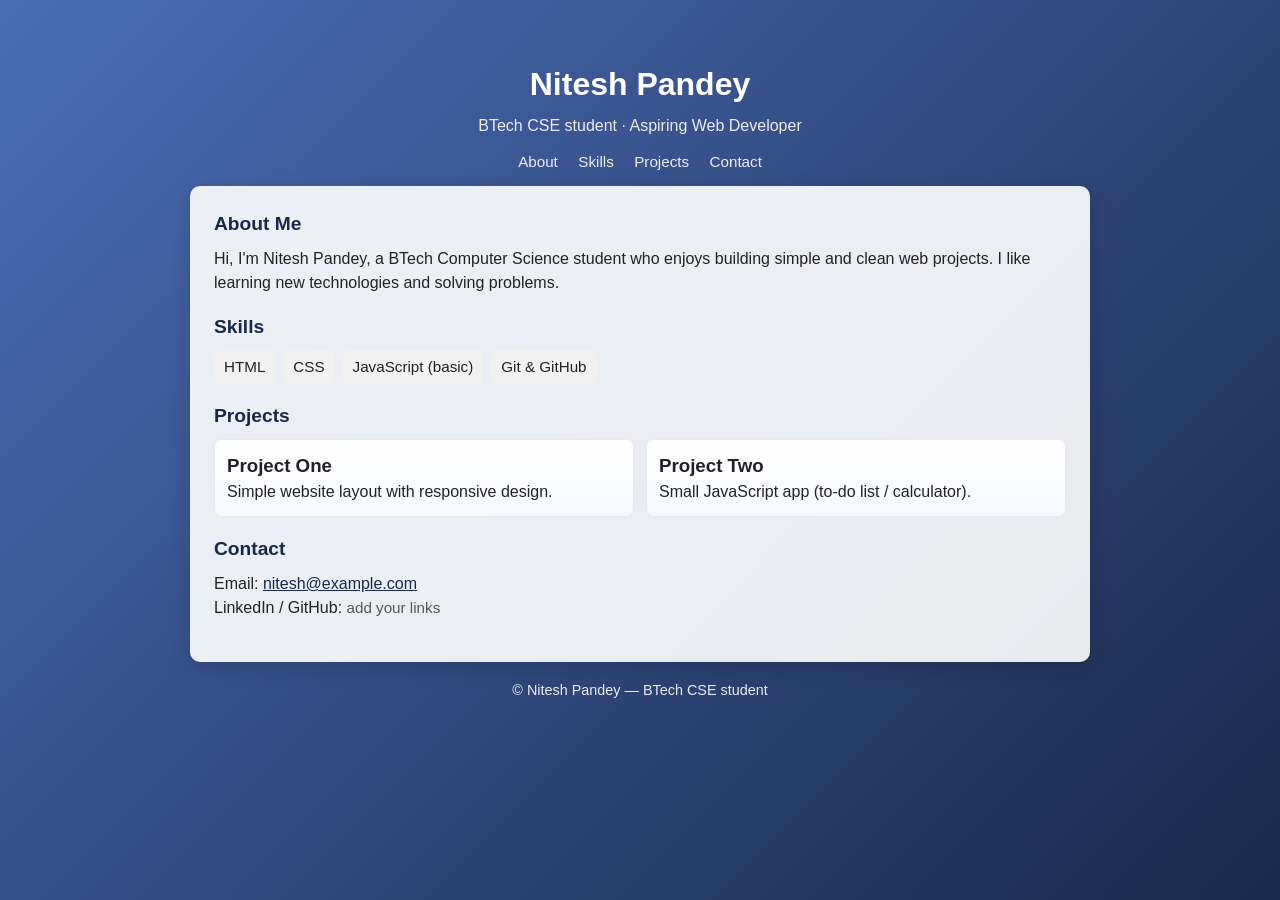
<file: assesment-4/index.html>
<!doctype html>
<html lang="en">
<head>
	<meta charset="utf-8" />
	<meta name="viewport" content="width=device-width,initial-scale=1" />
	<title>Nitesh Pandey | Portfolio</title>
	<link rel="stylesheet" href="ccc.css" />
</head>
<body>
	<header class="hero">
		<div class="container">
			<h1>Nitesh Pandey</h1>
			<p class="subtitle">BTech CSE student · Aspiring Web Developer</p>
			<nav class="nav">
				<a href="#about">About</a>
				<a href="#skills">Skills</a>
				<a href="#projects">Projects</a>
				<a href="#contact">Contact</a>
			</nav>
		</div>
	</header>

	<main class="container main-card">
		<section id="about">
			<h2>About Me</h2>
			<p>Hi, I'm Nitesh Pandey, a BTech Computer Science student who enjoys building simple and clean web projects. I like learning new technologies and solving problems.</p>
		</section>

		<section id="skills">
			<h2>Skills</h2>
			<ul class="skills-list">
				<li>HTML</li>
				<li>CSS</li>
				<li>JavaScript (basic)</li>
				<li>Git & GitHub</li>
			</ul>
		</section>

		<section id="projects">
			<h2>Projects</h2>
			<div class="projects">
				<article class="project-card">
					<h3>Project One</h3>
					<p>Simple website layout with responsive design.</p>
				</article>
				<article class="project-card">
					<h3>Project Two</h3>
					<p>Small JavaScript app (to-do list / calculator).</p>
				</article>
			</div>
		</section>

		<section id="contact">
			<h2>Contact</h2>
			<p>Email: <a href="mailto:nitesh@example.com">nitesh@example.com</a></p>
			<p>LinkedIn / GitHub: <span class="muted">add your links</span></p>
		</section>
	</main>

	<footer class="footer">
		<div class="container">
			<p>© Nitesh Pandey — BTech CSE student</p>
		</div>
	</footer>
</body>
</html>
</file>
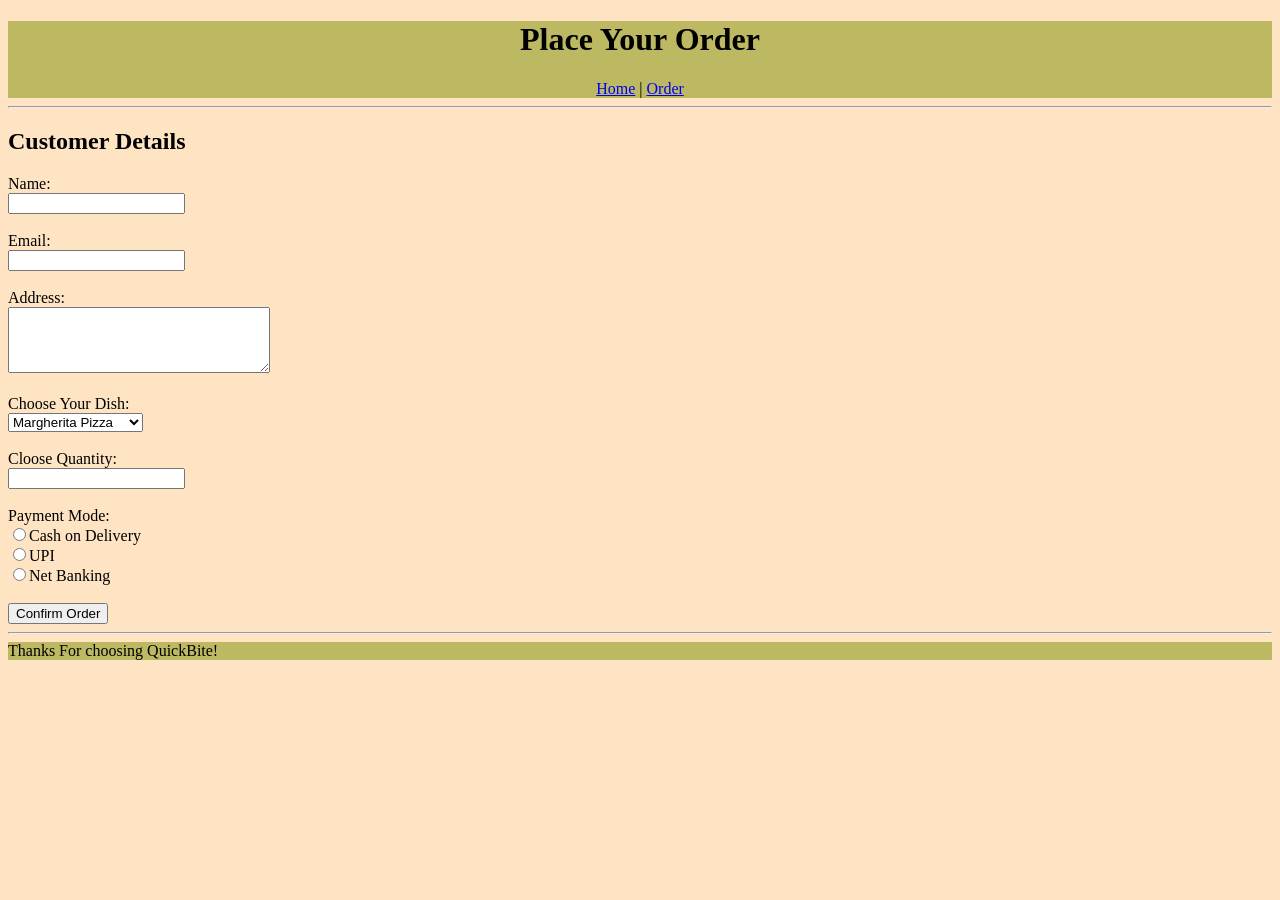
<file: assesment 2/order.html>
<!DOCTYPE html>
<html lang="en">
<head>
    <meta charset="UTF-8">
    <meta name="viewport" content="width=device-width, initial-scale=1.0">
    <title>Order</title>
    <style>
        html{
            background-color: bisque;
        }
        header{
            background-color: rgb(188, 185, 98);
            text-align: center;

        }
        footer{
            background-color: rgb(188, 185, 98);
        }
    </style>
</head>
<body>
    <header>
        <h1>Place Your Order</h1>
        <a href="main.html">Home</a> | <a href="order.html">Order</a>
    </header>
    <hr>
    <h2>Customer Details</h2>
    <label>Name:<br><input type="text" id="name" name="name"></label><br><br>
    <label>Email:<br><input type="email" id="email" name="name"></label><br><br>
    <label>Address:<br><textarea rows="4" cols="30"></textarea></label><br><br>
    <label>Choose Your Dish:<br></label>
    <select>
        <option>Margherita Pizza</option>
        <option>Cheese Burger</option>
        <option>Hyderabadi Biryani</option>
    </select>
    <br><br>
    <label>Cloose Quantity:<br><input type="number" id="Quantity" name="Quantity"></label>
    <br><br>
    <label>Payment Mode:<br>
        <input type="radio">Cash on Delivery<br>
        <input type="radio">UPI<br>
        <input type="radio">Net Banking<br>
    </label>
    <br>
    <button type="submit">Confirm Order</button><br>
    <hr>
    <footer>
        Thanks For choosing QuickBite!
    </footer>
</body>
</html>
</file>
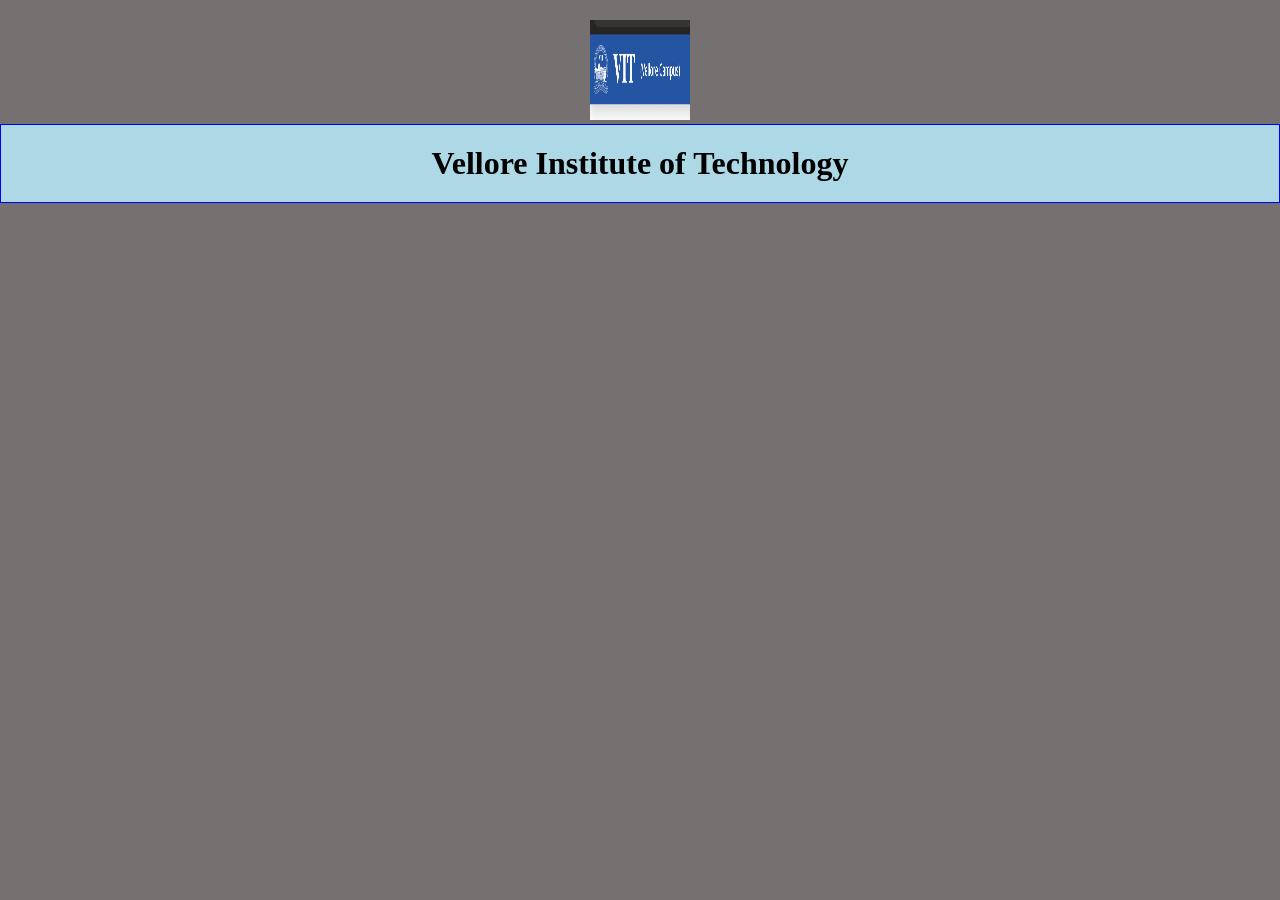
<file: Assesment-3/table.html>
<!DOCTYPE html>
<html lang="en">
<head>
    <meta charset="UTF-8">
    <meta name="viewport" content="width=device-width, initial-scale=1.0">
    <title>Document</title>
    <link rel="stylesheet" href="table.css">
</head>
<body>
    <div class="logo">
        <img src="vitlogo.png" alt="VIT Logo" width="100" height="100">
    </div>
    <h1> Vellore Institute of Technology</h1>
</body>
</html>
</file>
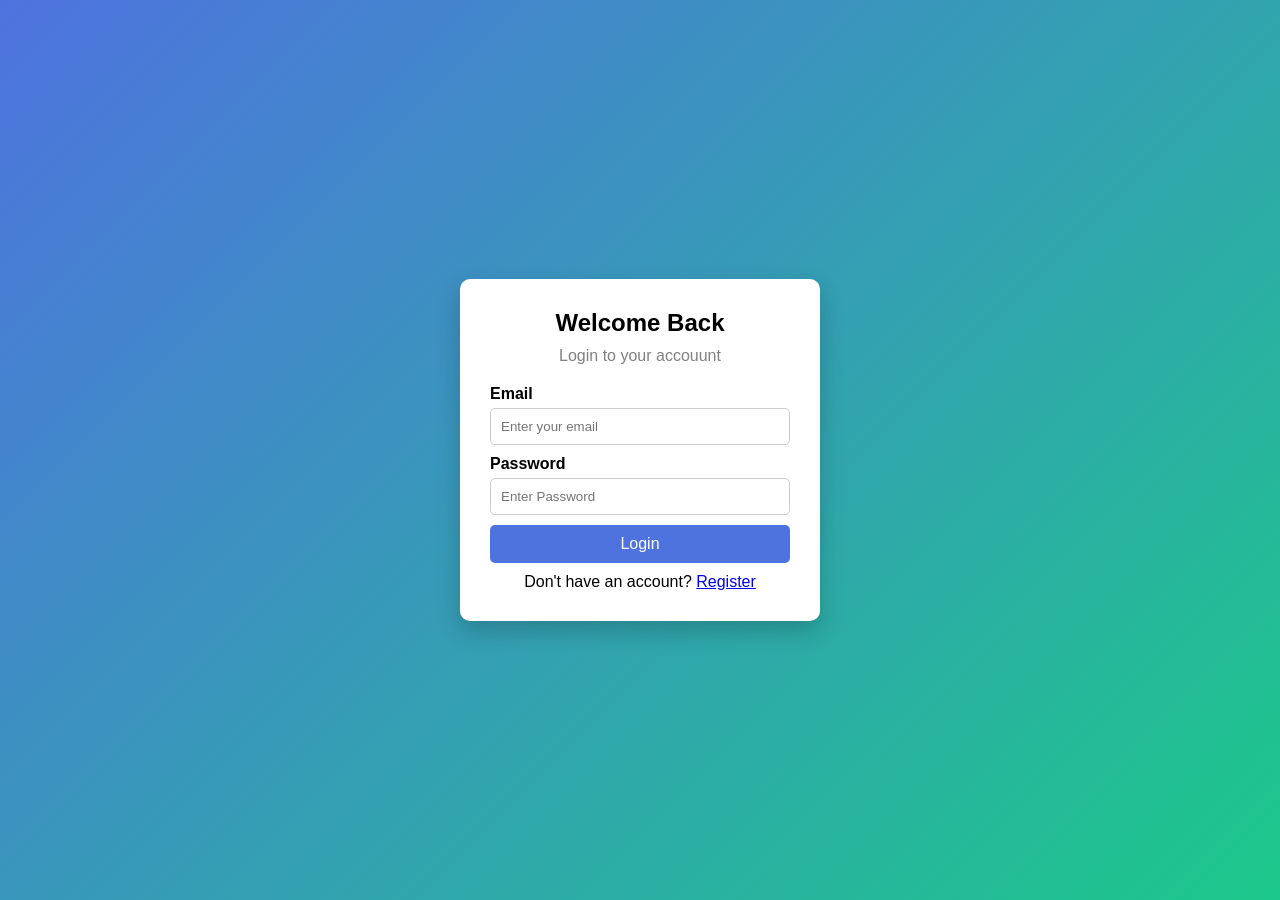
<file: PracticeProblem1/main.html>
<!DOCTYPE html>
<html>
    <head>
        <title>Student Information </title>
        <link rel="stylesheet" href="style.css">

    </head>
    <body> 
        <div class="container">
            <div class="login-card">
                <h2>Welcome Back</h2>
                <p class="subtitle">Login to your accouunt</p>  
                <form id="loginform">
                    <div class="input">
                        <label> Email</label>
                        <input type="email" id="email" placeholder="Enter your email">
                        <small class="error"></small>
                    </div>

                    <div class="input">
                        <label>Password</label>
                        <input type="text" id="password" placeholder="Enter Password">
                        <small class="error"></small>
                        
                    </div>
                    <button type="submit">Login</button>

                </form>
                <p class="register-link">
                Don't have an account? <a href="#">Register</a>
            </p>
            </div>
        </div>
        <script src="script.js"></script>

    </body>

</html>
</file>
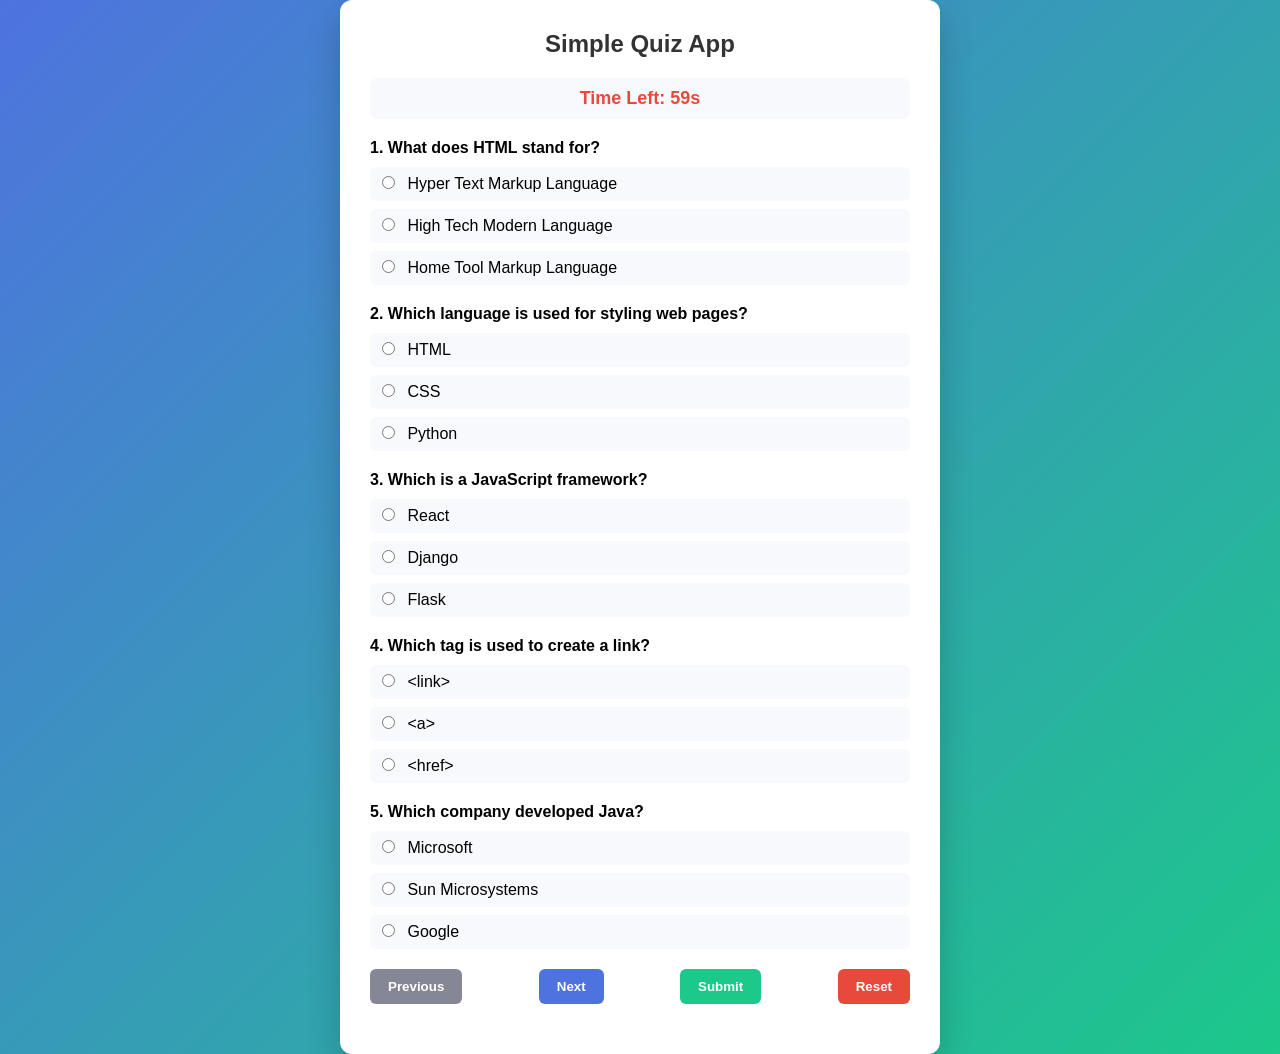
<file: quiz_ass-4/quizmain.html>
<!DOCTYPE html>
<html>
<head>
    <title>Quiz App with Timer</title>
    <link rel="stylesheet" href="quizstyles.css">
</head>
<body>

<div class="quizBox">

    <h2>Simple Quiz App</h2>

    <div class="timerBox">
        Time Left: <span id="timeRemainingDisplay">60</span>s
    </div>

    <form id="quizForm">

        <div class="singleQuestion" data-question="0">
            <p>1. What does HTML stand for?</p>
            <label><input type="radio" name="question0" value="a"> Hyper Text Markup Language</label>
            <label><input type="radio" name="question0" value="b"> High Tech Modern Language</label>
            <label><input type="radio" name="question0" value="c"> Home Tool Markup Language</label>
        </div>

        <div class="singleQuestion" data-question="1">
            <p>2. Which language is used for styling web pages?</p>
            <label><input type="radio" name="question1" value="a"> HTML</label>
            <label><input type="radio" name="question1" value="b"> CSS</label>
            <label><input type="radio" name="question1" value="c"> Python</label>
        </div>

        <div class="singleQuestion" data-question="2">
            <p>3. Which is a JavaScript framework?</p>
            <label><input type="radio" name="question2" value="a"> React</label>
            <label><input type="radio" name="question2" value="b"> Django</label>
            <label><input type="radio" name="question2" value="c"> Flask</label>
        </div>

        <div class="singleQuestion" data-question="3">
            <p>4. Which tag is used to create a link?</p>
            <label><input type="radio" name="question3" value="a"> &lt;link&gt;</label>
            <label><input type="radio" name="question3" value="b"> &lt;a&gt;</label>
            <label><input type="radio" name="question3" value="c"> &lt;href&gt;</label>
        </div>

        <div class="singleQuestion" data-question="4">
            <p>5. Which company developed Java?</p>
            <label><input type="radio" name="question4" value="a"> Microsoft</label>
            <label><input type="radio" name="question4" value="b"> Sun Microsystems</label>
            <label><input type="radio" name="question4" value="c"> Google</label>
        </div>

        <div class="buttonSection">
            <button type="button" id="previousQuestionButton">Previous</button>
            <button type="button" id="nextQuestionButton">Next</button>
            <button type="button" id="submitQuizButton">Submit</button>
            <button type="button" id="resetQuizButton">Reset</button>
        </div>

    </form>

    <div id="finalScoreDisplay"></div>

</div>

<script src="quizscript.js"></script>
</body>
</html>
</file>
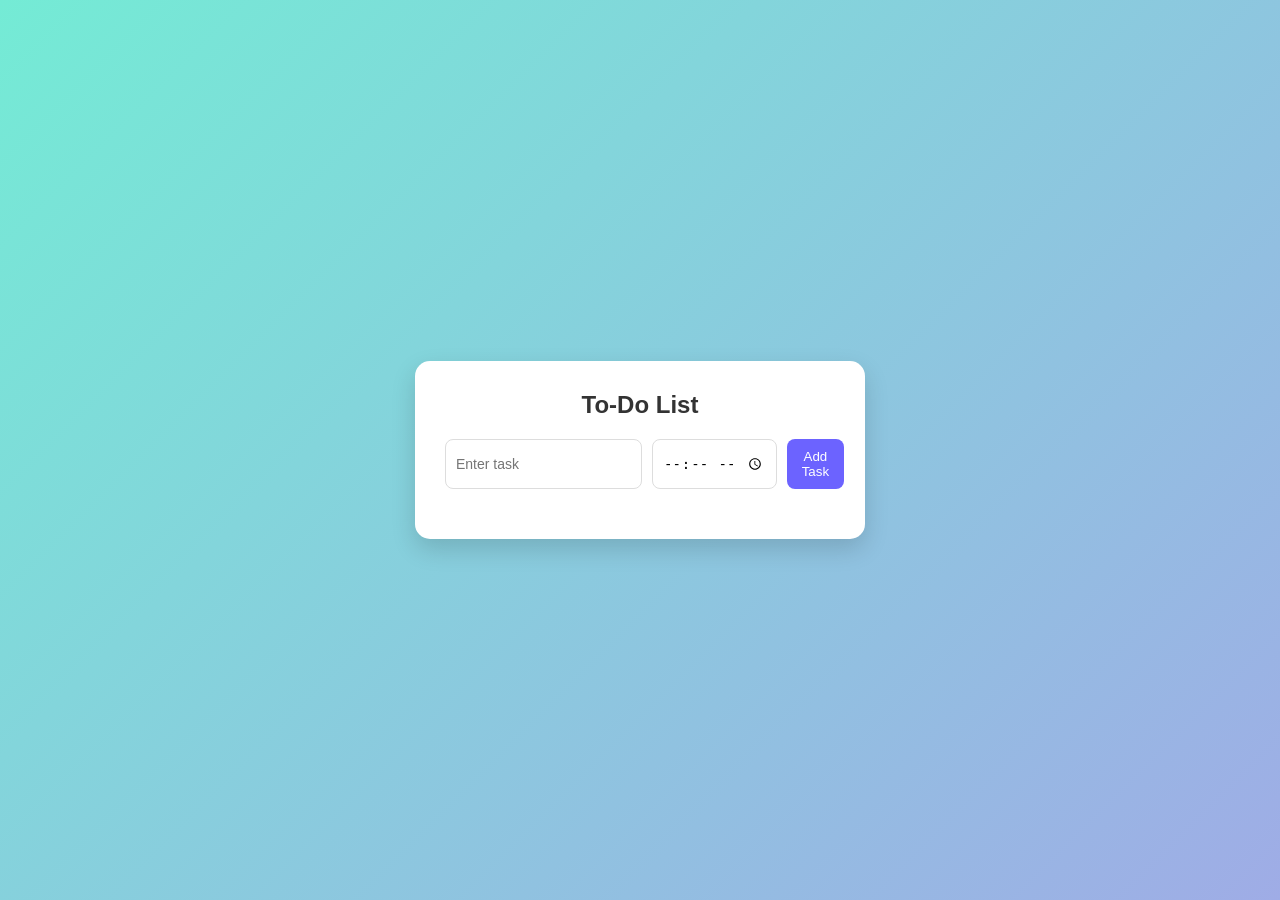
<file: ToDO ass-5/todo.html>
<!DOCTYPE html>
<html lang="en">
<head>
    <meta charset="UTF-8">
    <meta name="viewport" content="width=device-width, initial-scale=1.0">
    <title>Friendly To-Do List with Timer</title>
    <link rel="stylesheet" href="styles.css">
</head>
<body>
    <div class="container">
        <h2>To-Do List </h2>
        <div class="input-section">
            <input type="text" id="taskNameInput" placeholder="Enter task">
            <input type="time" id="taskDueTimeInput">
            <button id="addTaskButton">Add Task</button>
        </div>
        <ul id="taskListContainer"></ul>
    </div>
    <script src="app.js"></script>
</body>
</html>
</file>
<file: assesment-4/ccc.css>
:root{
  --card-bg: rgba(255,255,255,0.9);
  --accent: #4b6cb7;
  --accent2: #182848;
  --muted: #555;
  --radius: 10px;
  --max-width: 900px;
  --gap: 18px;
  font-family: Arial, sans-serif;
}

*{box-sizing:border-box;margin:0;padding:0;}

body{
  min-height:100vh;
  
  background: linear-gradient(135deg, var(--accent) 0%, var(--accent2) 100%);
  color:#222;
  line-height:1.5;
  display:flex;
  flex-direction:column;
  align-items:center;
  padding:24px;
}

.container{
  width:100%;
  max-width:var(--max-width);
  margin:0 auto;
}

.hero{
  color:white;
  text-align:center;
  padding:36px 16px;
}
.hero h1{
  font-size:2rem;
  margin-bottom:6px;
}
.subtitle{
  opacity:0.9;
  margin-bottom:12px;
}
.nav a{
  color:rgba(255,255,255,0.9);
  text-decoration:none;
  margin:0 8px;
  font-size:0.95rem;
}

.main-card{
  background:var(--card-bg);
  margin-top:-24px;
  padding:24px;
  border-radius:var(--radius);
  box-shadow:0 6px 20px rgba(0,0,0,0.15);
}

main section{margin-bottom:var(--gap);}
main h2{font-size:1.2rem;margin-bottom:8px;color:var(--accent2);}

.skills-list{list-style:none;display:flex;flex-wrap:wrap;gap:8px;}
.skills-list li{
  background:#f1f1f1;
  padding:6px 10px;
  border-radius:6px;
  font-size:0.95rem;
}

.projects{display:flex;gap:12px;flex-wrap:wrap;}
.project-card{
  background:linear-gradient(180deg,#fff,#f7f9ff);
  border:1px solid #e6e9f2;
  padding:12px;
  border-radius:8px;
  flex:1 1 200px;
  min-width:200px;
}

a{color:var(--accent2);}
.muted{color:var(--muted);font-size:0.95rem;}
.footer{
  margin-top:18px;
  color:white;
  opacity:0.9;
  text-align:center;
  font-size:0.9rem;
}

@media (max-width:600px){
  .hero h1{font-size:1.6rem;}
  .projects{flex-direction:column;}
}
</file>
<file: Assesment-3/table.css>
html,body{
    margin: 0px;
    padding: 0px;
    background-color: rgb(118, 113, 113);

}


h1{
    background-color: lightblue;
    text-align: center;
    padding: 20px;
    border: 1px solid blue;
    margin: 0px;
    
    
}
.logo{
    text-align: center;
    margin-top: 20px;
    
}
</file>
<file: PracticeProblem1/style.css>
*{
    margin: 0;
    padding: 0;
    box-sizing: border-box;
    font-family: Arial, Helvetica, sans-serif;
}

body{
    height: 100vh;
    background: linear-gradient(135deg,#4e73df,#1cc88a);
    display: flex;
    justify-content: center;
    align-items: center;
}

.container{
    width: 100%;
    max-width:400px;
    padding:20px;
}
.login-card{
    background:white;
    padding:30px;
    border-radius: 10px;
    box-shadow: 0 10px 25px rgba(0,0,0,0.2)
}

.login-card h2{
    text-align: center;
    margin-bottom: 10px;
}

.subtitle{
    text-align: center;
    margin-bottom:20px;
    color:gray;
}
.input{
    margin-bottom: 10px;
}
.input label{
    display: block;
    margin-bottom:5px;
    font-weight:bold;
}

.input input{
    width:100%;
    padding:10px;
    border:1px solid #ccc;
    border-radius:5px;
}

.input-group input:focus {
    border-color: #4e73df;
    outline: none;
}

button {
    width: 100%;
    padding: 10px;
    background: #4e73df;
    border: none;
    color: white;
    font-size: 16px;
    border-radius: 5px;
    cursor: pointer;
}

button:hover{
    background:#2e59d9;
}
.error {
    color: red;
    font-size: 12px;
    height: 14px;
}
.register-link{
    text-align:center;
    margin-top: 10px;
}
</file>
<file: quiz_ass-4/quizstyles.css>
* {
    margin: 0;
    padding: 0;
    box-sizing: border-box;
}


body {
    font-family: 'Segoe UI', Tahoma, Geneva, Verdana, sans-serif;
    background: linear-gradient(135deg, #4e73df, #1cc88a);
    display: flex;
    justify-content: center;
    align-items: center;
    min-height: 100vh;
}


.quizBox {
    background: #ffffff;
    width: 600px;
    max-width: 95%;
    padding: 30px;
    border-radius: 12px;
    box-shadow: 0 15px 35px rgba(0, 0, 0, 0.2);
    animation: fadeIn 0.5s ease-in-out;
}


.quizBox h2 {
    text-align: center;
    margin-bottom: 20px;
    color: #333;
}


.timerBox {
    text-align: center;
    font-size: 18px;
    font-weight: bold;
    margin-bottom: 20px;
    padding: 10px;
    background: #f8f9fc;
    border-radius: 8px;
    color: #e74a3b;
}


.singleQuestion {
    margin-bottom: 20px;
}

.singleQuestion p {
    font-weight: 600;
    margin-bottom: 10px;
}


.singleQuestion label {
    display: block;
    padding: 8px 12px;
    margin-bottom: 8px;
    background: #f8f9fc;
    border-radius: 6px;
    cursor: pointer;
    transition: 0.3s;
}

.singleQuestion label:hover {
    background: #dbe4ff;
}

.singleQuestion input[type="radio"] {
    margin-right: 8px;
}


.buttonSection {
    display: flex;
    justify-content: space-between;
    margin-top: 20px;
    flex-wrap: wrap;
    gap: 10px;
}


button {
    padding: 10px 18px;
    border: none;
    border-radius: 6px;
    cursor: pointer;
    font-weight: 600;
    transition: 0.3s;
}

#previousQuestionButton {
    background: #858796;
    color: white;
}

#nextQuestionButton {
    background: #4e73df;
    color: white;
}

#submitQuizButton {
    background: #1cc88a;
    color: white;
}

#resetQuizButton {
    background: #e74a3b;
    color: white;
}


button:hover {
    opacity: 0.85;
    transform: translateY(-2px);
}


#finalScoreDisplay {
    margin-top: 20px;
    text-align: center;
    font-size: 20px;
    font-weight: bold;
    color: #2e59d9;
}


@keyframes fadeIn {
    from {
        opacity: 0;
        transform: translateY(-10px);
    }
    to {
        opacity: 1;
        transform: translateY(0);
    }
}
</file>
<file: ToDO ass-5/styles.css>
* {
    margin: 0;
    padding: 0;
    box-sizing: border-box;
}

body {
    font-family: 'Segoe UI', Tahoma, Geneva, Verdana, sans-serif;
    background: linear-gradient(135deg, #74ebd5, #9face6);
    display: flex;
    justify-content: center;
    align-items: center;
    height: 100vh;
}

.container {
    background: #ffffff;
    width: 450px;
    padding: 30px;
    border-radius: 15px;
    box-shadow: 0 10px 25px rgba(0, 0, 0, 0.15);
}

.container h2 {
    text-align: center;
    margin-bottom: 20px;
    color: #333;
}

.input-section {
    display: flex;
    gap: 10px;
    margin-bottom: 20px;
}

#taskNameInput,
#taskDueTimeInput {
    padding: 10px;
    border: 1px solid #ddd;
    border-radius: 8px;
    outline: none;
    font-size: 14px;
    transition: 0.3s ease;
}

#taskNameInput {
    flex: 2;
}

#taskDueTimeInput {
    flex: 1;
}

#taskNameInput:focus,
#taskDueTimeInput:focus {
    border-color: #6c63ff;
    box-shadow: 0 0 5px rgba(108, 99, 255, 0.4);
}

#addTaskButton {
    padding: 10px 15px;
    border: none;
    background-color: #6c63ff;
    color: white;
    border-radius: 8px;
    cursor: pointer;
    transition: 0.3s ease;
    font-weight: 500;
}

#addTaskButton:hover {
    background-color: #5548d9;
    transform: translateY(-2px);
}

#taskListContainer {
    list-style: none;
    max-height: 250px;
    overflow-y: auto;
}

#taskListContainer li {
    background: #f8f9ff;
    padding: 12px;
    border-radius: 8px;
    margin-bottom: 10px;
    display: flex;
    justify-content: space-between;
    align-items: center;
    font-size: 14px;
    transition: 0.3s ease;
}

#taskListContainer li:hover {
    background: #ecebff;
}

#taskListContainer::-webkit-scrollbar {
    width: 6px;
}

#taskListContainer::-webkit-scrollbar-thumb {
    background: #c5c5ff;
    border-radius: 10px;
}
</file>
